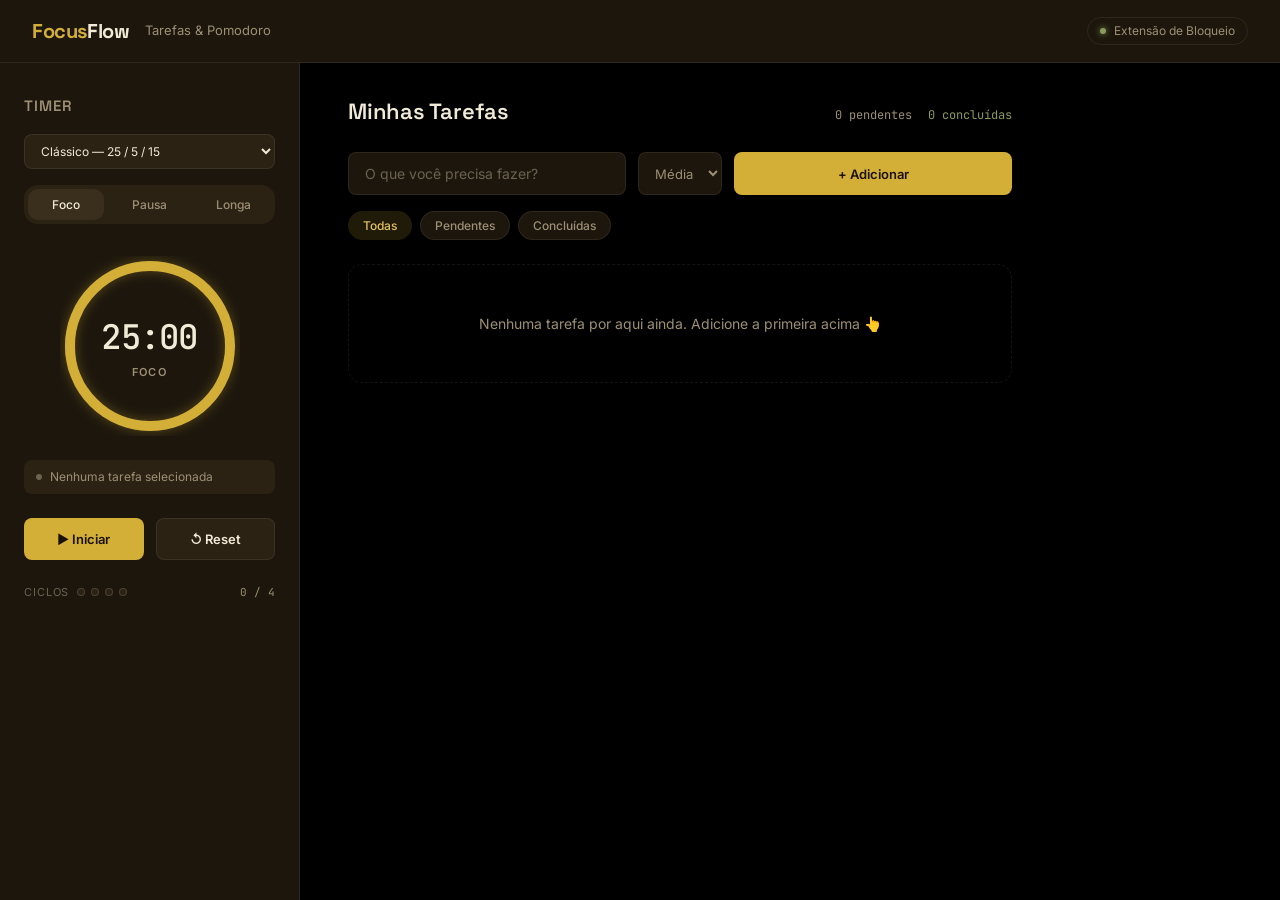
<file: index.html>
<!DOCTYPE html>
<html lang="en">
<head>
<meta charset="UTF-8">
<meta name="viewport" content="width=device-width, initial-scale=1.0">
<title>Organizador de Tarefas</title>
<link rel="preconnect" href="https://fonts.googleapis.com">
<link rel="preconnect" href="https://fonts.gstatic.com" crossorigin>
<link href="https://fonts.googleapis.com/css2?family=Space+Grotesk:wght@500;600;700&family=Inter:wght@400;500;600&family=JetBrains+Mono:wght@400;500;600&display=swap" rel="stylesheet">
<link rel="stylesheet" href="css/reset.css">
<link rel="stylesheet" href="css/variables.css">
<link rel="stylesheet" href="css/layout.css">
<link rel="stylesheet" href="css/timer.css">
<link rel="stylesheet" href="css/tasks.css">
<link rel="stylesheet" href="css/responsive.css">
</head>
<body>

<div class="app">

  <header class="topbar">
    <div class="logo"><span>Focus</span>Flow</div>
    <div class="tagline">Tarefas & Pomodoro</div>
    <div class="badge-ext" title="Cadastre sites na extensão FocusFlow para bloqueá-los automaticamente durante o modo Foco.">
      <span class="dot"></span> Extensão de Bloqueio
    </div>
  </header>

  <aside class="sidebar">

    <div class="focus-header">
      <h2>Timer</h2>
      <select id="timer-preset" class="timer-preset-select">
        <option value="classic">Clássico — 25 / 5 / 15</option>
        <option value="method5217">52/17 — foco prolongado</option>
        <option value="method9020">90/20 — foco profundo</option>
      </select>
      <div class="mode-pills">
        <button class="mode-pill active" data-mode="focus">Foco</button>
        <button class="mode-pill" data-mode="short">Pausa</button>
        <button class="mode-pill" data-mode="long">Longa</button>
      </div>
    </div>

    <div class="clock-wrap">
      <div class="clock-ring">
        <svg class="clock-svg" viewBox="0 0 180 180">
          <circle class="clock-track" cx="90" cy="90" r="80"/>
          <circle class="clock-prog" id="clock-prog" cx="90" cy="90" r="80"
            stroke-dasharray="502.65"
            stroke-dashoffset="0"/>
        </svg>
        <div class="clock-center">
          <div class="clock-time" id="clock-time">25:00</div>
          <div class="clock-label" id="clock-label">FOCO</div>
        </div>
      </div>

      <div class="active-task" id="active-task">
        <span class="active-task-dot"></span>
        <span id="active-task-name">Nenhuma tarefa selecionada</span>
      </div>

      <div class="timer-controls">
        <button class="ctrl-btn primary" id="btn-start">▶ Iniciar</button>
        <button class="ctrl-btn" id="btn-reset">↺ Reset</button>
      </div>

      <div class="cycles-row">
        <span class="section-label">Ciclos</span>
        <div class="cycles-dots" id="cycles-dots"></div>
        <span style="font-size:11px;color:var(--muted);font-family:var(--mono);" id="cycle-count">0 / 4</span>
      </div>
    </div>
  </aside>

  <main class="content">

    <section class="tasks-header">
      <h2>Minhas Tarefas</h2>
      <div class="tasks-stats">
        <span id="tasks-pending-count">0 pendentes</span>
        <span id="tasks-done-count">0 concluídas</span>
      </div>
    </section>

    <form class="task-form" id="task-form">
      <input
        type="text"
        id="task-input"
        class="task-input"
        placeholder="O que você precisa fazer?"
        autocomplete="off"
        required
      >
      <select id="task-priority" class="task-priority">
        <option value="low">Baixa</option>
        <option value="medium" selected>Média</option>
        <option value="high">Alta</option>
      </select>
      <button type="submit" class="ctrl-btn primary">+ Adicionar</button>
    </form>

    <div class="tasks-filters">
      <button class="filter-pill active" data-filter="all">Todas</button>
      <button class="filter-pill" data-filter="pending">Pendentes</button>
      <button class="filter-pill" data-filter="done">Concluídas</button>
    </div>

    <ul class="task-list" id="task-list">
      <!-- render.js insere os <li class="task-item"> aqui dinamicamente -->
    </ul>

    <p class="task-empty" id="task-empty">Nenhuma tarefa por aqui ainda. Adicione a primeira acima 👆</p>

  </main>

</div>

<script src="js/utils.js"></script>
<script src="js/storage.js"></script>
<script src="js/state.js"></script>
<script src="js/notifications.js"></script>
<script src="js/timer.js"></script>
<script src="js/tasks.js"></script>
<script src="js/render.js"></script>
<script src="js/app.js"></script>
</body>
</html>
</file>
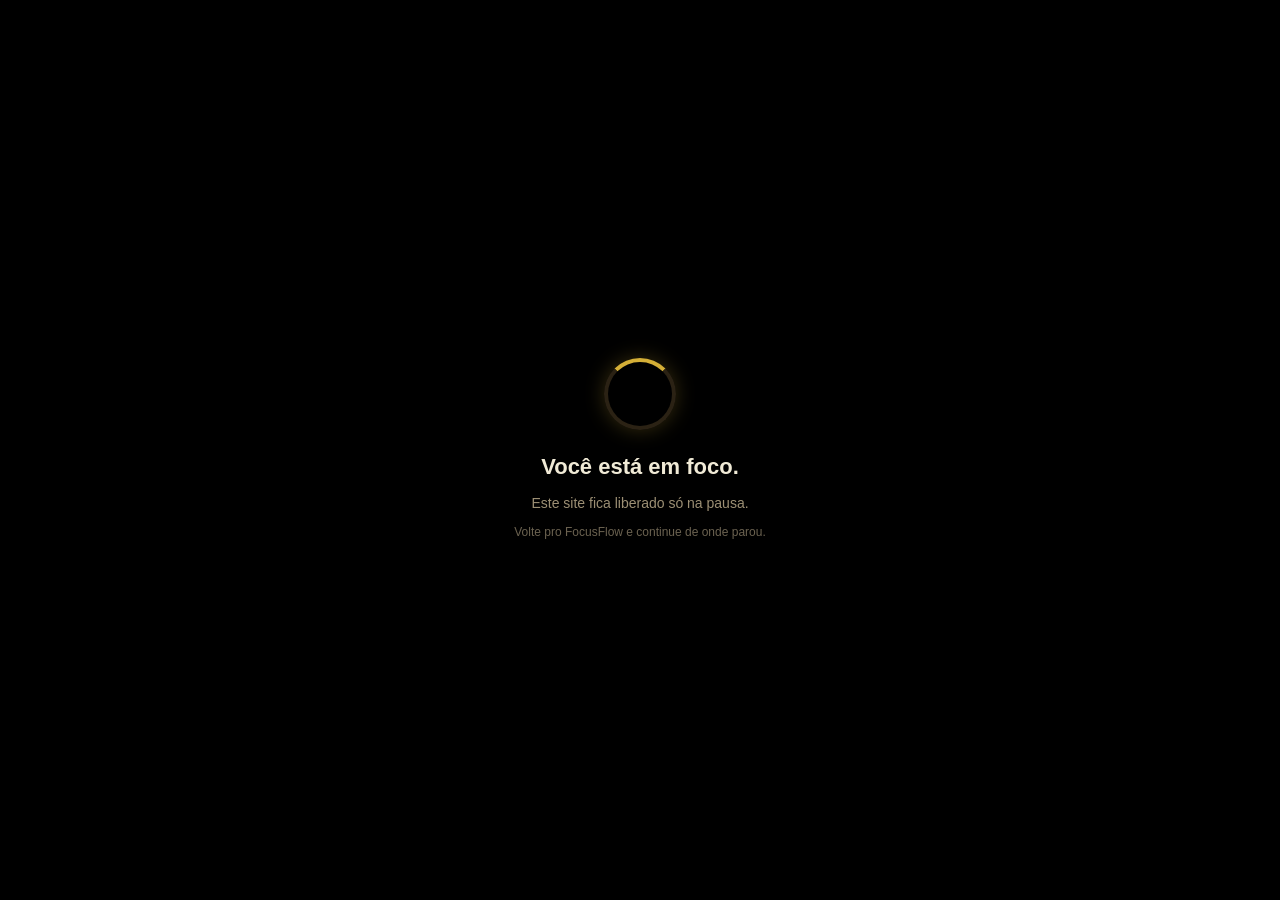
<file: extensao-bloqueio/blocked.html>
<!DOCTYPE html>
<html lang="pt-br">
<head>
<meta charset="UTF-8">
<title>Site bloqueado — FocusFlow</title>
<link rel="stylesheet" href="blocked.css">
</head>
<body>

<div class="blocked-card">
  <div class="ring"></div>
  <h1>Você está em foco.</h1>
  <p id="blocked-message">Este site fica liberado só na pausa.</p>
  <p class="hint">Volte pro FocusFlow e continue de onde parou.</p>
</div>

<script>
  const params = new URLSearchParams(window.location.search);
  const site = params.get('site');
  if (site) {
    document.getElementById('blocked-message').textContent =
      `${site} fica liberado só na pausa.`;
  }
</script>
</body>
</html>
</file>
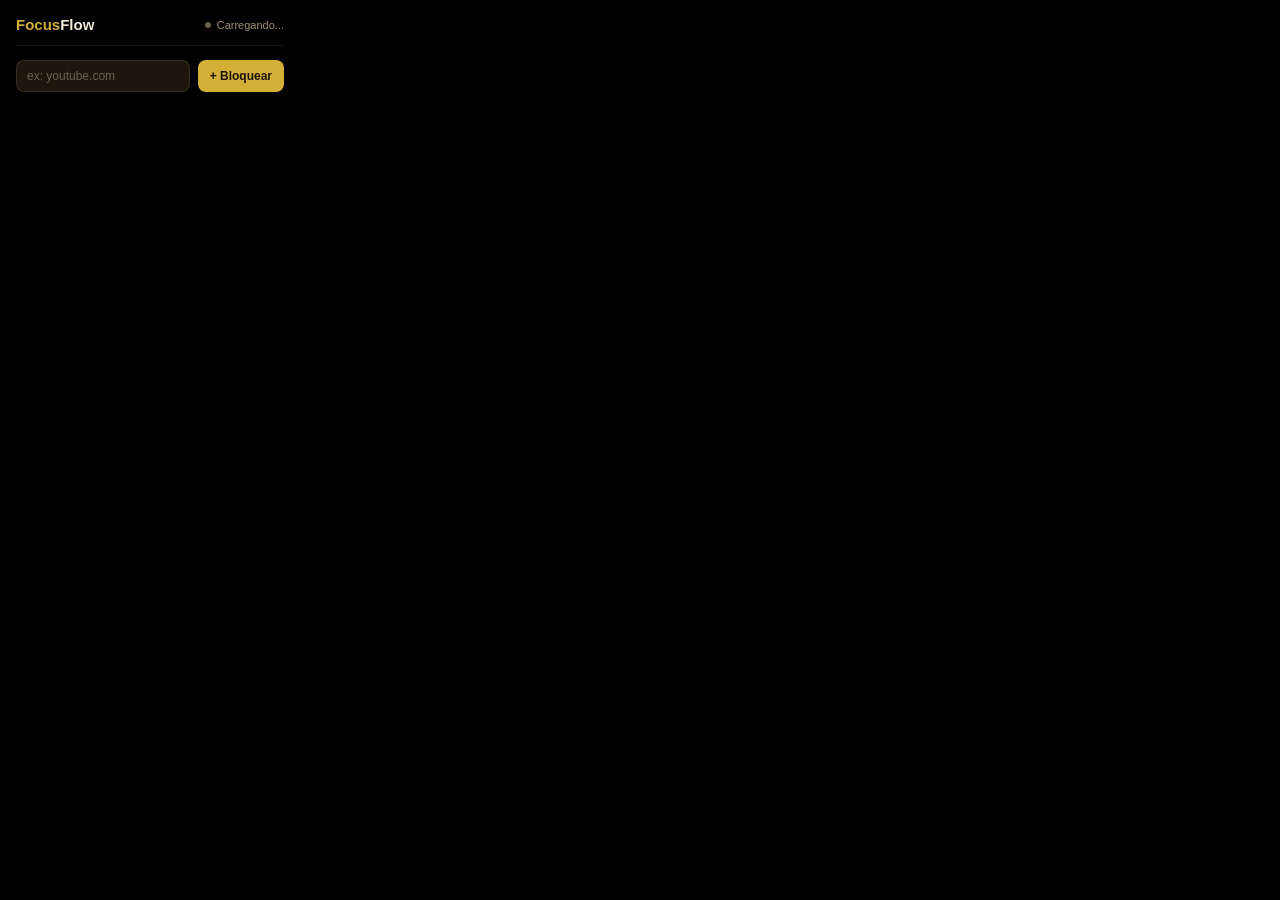
<file: extensao-bloqueio/popup.html>
<!DOCTYPE html>
<html lang="pt-br">
<head>
<meta charset="UTF-8">
<title>FocusFlow — Bloqueio</title>
<link rel="stylesheet" href="popup.css">
</head>
<body>

<div class="popup">

  <header class="popup-header">
    <span class="popup-logo"><span class="accent">Focus</span>Flow</span>
    <span class="popup-status" id="popup-status">
      <span class="status-dot" id="status-dot"></span>
      <span id="status-text">Carregando...</span>
    </span>
  </header>

  <form class="add-site-form" id="add-site-form">
    <input
      type="text"
      id="site-input"
      placeholder="ex: youtube.com"
      autocomplete="off"
    >
    <button type="submit">+ Bloquear</button>
  </form>

  <ul class="site-list" id="site-list">
    <!-- popup.js preenche aqui -->
  </ul>

  <p class="site-empty" id="site-empty">Nenhum site cadastrado ainda.</p>

</div>

<script src="popup.js"></script>
</body>
</html>
</file>
<file: css/variables.css>
:root {
  /* Cores base — preto profundo com painéis em bronze escuro */
  --bg: #000000;
  --surface: #1c160c;
  --surface-alt: #2b2214;
  --surface-hover: #3a2e1c;

  /* Texto — creme como principal, branco reservado pra ênfase rara */
  --text: #f0ead6;
  --text-strong: #ffffff;
  --muted: #9c8f74;
  --muted-soft: #6b6250;

  /* Acento — dourado, luz de abajur */
  --accent: #d4af37;
  --accent-strong: #e3c25f;
  --accent-soft: rgba(212, 175, 55, 0.15);
  --accent-glow: rgba(212, 175, 55, 0.35);

  /* Estados — derivados da mesma família (evita cores estranhas ao tema) */
  --success: #8a9a5b;
  --success-soft: rgba(138, 154, 91, 0.15);
  --danger: #b5533f;
  --danger-soft: rgba(181, 83, 63, 0.15);

  /* Prioridade (tarjas laterais) */
  --priority-low: #6b6250;
  --priority-medium: #d4af37;
  --priority-high: #b5533f;

  /* Bordas */
  --border: rgba(240, 234, 214, 0.08);
  --border-strong: rgba(240, 234, 214, 0.16);

  /* Tipografia */
  --font-display: "Space Grotesk", "Segoe UI", sans-serif;
  --font-body: "Inter", "Segoe UI", sans-serif;
  --mono: "JetBrains Mono", "Courier New", monospace;

  /* Espaçamento */
  --space-1: 4px;
  --space-2: 8px;
  --space-3: 12px;
  --space-4: 16px;
  --space-5: 24px;
  --space-6: 32px;
  --space-7: 48px;

  /* Raio e sombra */
  --radius-sm: 8px;
  --radius-md: 14px;
  --radius-lg: 20px;
  --shadow-panel: 0 20px 50px rgba(0, 0, 0, 0.35);

  /* Timing */
  --ease: cubic-bezier(0.4, 0, 0.2, 1);
}
</file>
<file: css/layout.css>
.app {
  min-height: 100vh;
  display: grid;
  grid-template-columns: 300px 1fr;
  grid-template-rows: auto 1fr;
  grid-template-areas:
    "topbar topbar"
    "sidebar content";
}

/* ---------- Topbar ---------- */

.topbar {
  grid-area: topbar;
  display: flex;
  align-items: center;
  gap: var(--space-4);
  padding: var(--space-4) var(--space-6);
  border-bottom: 1px solid var(--border);
  background: var(--surface);
}

.logo {
  font-family: var(--font-display);
  font-weight: 700;
  font-size: 20px;
  letter-spacing: -0.02em;
}

.logo span {
  color: var(--accent);
}

.tagline {
  color: var(--muted);
  font-size: 13px;
  flex: 1;
}

.badge-ext {
  display: flex;
  align-items: center;
  gap: var(--space-2);
  font-size: 12px;
  color: var(--muted);
  padding: var(--space-1) var(--space-3);
  border: 1px solid var(--border);
  border-radius: 999px;
  cursor: pointer;
  transition: border-color 0.2s var(--ease), color 0.2s var(--ease);
}

.badge-ext:hover {
  border-color: var(--border-strong);
  color: var(--text);
}

.badge-ext .dot {
  width: 6px;
  height: 6px;
  border-radius: 50%;
  background: var(--success);
  box-shadow: 0 0 6px var(--success);
}

/* ---------- Sidebar ---------- */

.sidebar {
  grid-area: sidebar;
  padding: var(--space-6) var(--space-5);
  background: var(--surface);
  border-right: 1px solid var(--border);
}

/* ---------- Content ---------- */

.content {
  grid-area: content;
  padding: var(--space-6) var(--space-7);
  max-width: 760px;
}

.section-label {
  font-size: 11px;
  text-transform: uppercase;
  letter-spacing: 0.08em;
  color: var(--muted-soft);
}
</file>
<file: css/timer.css>
.focus-header {
  display: flex;
  flex-direction: column;
  gap: var(--space-4);
  margin-bottom: var(--space-6);
}

.focus-header h2 {
  font-family: var(--font-display);
  font-size: 15px;
  font-weight: 600;
  color: var(--muted);
  text-transform: uppercase;
  letter-spacing: 0.06em;
}

.timer-preset-select {
  padding: var(--space-2) var(--space-3);
  background: var(--surface-alt);
  border: 1px solid var(--border);
  border-radius: var(--radius-sm);
  color: var(--text);
  font-size: 12px;
}

.mode-pills {
  display: flex;
  gap: var(--space-2);
  background: var(--surface-alt);
  padding: 4px;
  border-radius: var(--radius-md);
}

.mode-pill {
  flex: 1;
  padding: var(--space-2) 0;
  font-size: 12px;
  font-weight: 500;
  color: var(--muted);
  border-radius: calc(var(--radius-md) - 4px);
  transition: background 0.2s var(--ease), color 0.2s var(--ease);
}

.mode-pill.active {
  background: var(--surface-hover);
  color: var(--text);
}

.mode-pill:hover:not(.active) {
  color: var(--text);
}

/* ---------- Relógio / halo ---------- */

.clock-wrap {
  display: flex;
  flex-direction: column;
  align-items: center;
  gap: var(--space-5);
}

.clock-ring {
  position: relative;
  width: 180px;
  height: 180px;
}

.clock-svg {
  width: 180px;
  height: 180px;
  transform: rotate(-90deg);
}

.clock-track {
  fill: none;
  stroke: var(--surface-alt);
  stroke-width: 10;
}

.clock-prog {
  fill: none;
  stroke: var(--accent);
  stroke-width: 10;
  stroke-linecap: round;
  transition: stroke-dashoffset 0.3s var(--ease);
  filter: drop-shadow(0 0 6px var(--accent-glow));
}

/* Halo: ativado pela classe .is-running no JS durante o modo foco */
.clock-ring.is-running .clock-prog {
  filter: drop-shadow(0 0 14px var(--accent-glow));
  animation: halo-breathe 3.6s ease-in-out infinite;
}

@keyframes halo-breathe {
  0%, 100% { filter: drop-shadow(0 0 10px var(--accent-glow)); }
  50% { filter: drop-shadow(0 0 18px var(--accent-glow)); }
}

.clock-center {
  position: absolute;
  top: 50%;
  left: 50%;
  transform: translate(-50%, -50%);
  display: flex;
  flex-direction: column;
  align-items: center;
  gap: 2px;
}

.clock-time {
  font-family: var(--mono);
  font-size: 34px;
  font-weight: 500;
  letter-spacing: -0.02em;
}

.clock-label {
  font-size: 11px;
  font-weight: 600;
  letter-spacing: 0.12em;
  color: var(--muted);
}

/* ---------- Tarefa em foco ---------- */

.active-task {
  display: flex;
  align-items: center;
  gap: var(--space-2);
  width: 100%;
  padding: var(--space-2) var(--space-3);
  background: var(--surface-alt);
  border-radius: var(--radius-sm);
  font-size: 12px;
  color: var(--muted);
}

.active-task-dot {
  width: 6px;
  height: 6px;
  border-radius: 50%;
  background: var(--muted-soft);
  flex-shrink: 0;
}

.active-task.has-task {
  color: var(--text);
}

.active-task.has-task .active-task-dot {
  background: var(--accent);
  box-shadow: 0 0 6px var(--accent-glow);
}

/* ---------- Controles ---------- */

.timer-controls {
  display: flex;
  gap: var(--space-3);
  width: 100%;
}

.ctrl-btn {
  flex: 1;
  padding: var(--space-3) var(--space-4);
  border-radius: var(--radius-sm);
  font-size: 13px;
  font-weight: 600;
  background: var(--surface-alt);
  color: var(--text);
  border: 1px solid var(--border);
  transition: background 0.2s var(--ease), border-color 0.2s var(--ease), transform 0.15s var(--ease);
}

.ctrl-btn:hover {
  background: var(--surface-hover);
  border-color: var(--border-strong);
}

.ctrl-btn:active {
  transform: scale(0.97);
}

.ctrl-btn.primary {
  background: var(--accent);
  color: #1a1206;
  border-color: transparent;
}

.ctrl-btn.primary:hover {
  background: var(--accent-strong);
}

/* ---------- Ciclos ---------- */

.cycles-row {
  display: flex;
  align-items: center;
  gap: var(--space-2);
  width: 100%;
}

.cycles-dots {
  display: flex;
  gap: 6px;
  flex: 1;
}

.cycles-dots .dot {
  width: 8px;
  height: 8px;
  border-radius: 50%;
  background: var(--surface-alt);
  border: 1px solid var(--border-strong);
}

.cycles-dots .dot.filled {
  background: var(--accent);
  border-color: transparent;
}
</file>
<file: css/tasks.css>
.tasks-header {
  display: flex;
  align-items: baseline;
  justify-content: space-between;
  margin-bottom: var(--space-5);
}

.tasks-header h2 {
  font-family: var(--font-display);
  font-size: 22px;
  font-weight: 600;
  letter-spacing: -0.01em;
}

.tasks-stats {
  display: flex;
  gap: var(--space-4);
  font-size: 12px;
  color: var(--muted);
  font-family: var(--mono);
}

#tasks-done-count {
  color: var(--success);
}

/* ---------- Formulário ---------- */

.task-form {
  display: flex;
  gap: var(--space-3);
  margin-bottom: var(--space-4);
}

.task-input {
  flex: 1;
  padding: var(--space-3) var(--space-4);
  background: var(--surface);
  border: 1px solid var(--border);
  border-radius: var(--radius-sm);
  color: var(--text);
  font-size: 14px;
  transition: border-color 0.2s var(--ease);
}

.task-input::placeholder {
  color: var(--muted-soft);
}

.task-input:focus-visible {
  border-color: var(--accent);
}

.task-priority {
  padding: 0 var(--space-3);
  background: var(--surface);
  border: 1px solid var(--border);
  border-radius: var(--radius-sm);
  font-size: 13px;
  color: var(--muted);
}

/* ---------- Filtros ---------- */

.tasks-filters {
  display: flex;
  gap: var(--space-2);
  margin-bottom: var(--space-5);
}

.filter-pill {
  padding: 6px 14px;
  font-size: 12px;
  font-weight: 500;
  color: var(--muted);
  background: var(--surface);
  border: 1px solid var(--border);
  border-radius: 999px;
  transition: background 0.2s var(--ease), color 0.2s var(--ease), border-color 0.2s var(--ease);
}

.filter-pill:hover {
  color: var(--text);
  border-color: var(--border-strong);
}

.filter-pill.active {
  background: var(--accent-soft);
  color: var(--accent-strong);
  border-color: transparent;
}

/* ---------- Lista de tarefas ---------- */

.task-list {
  display: flex;
  flex-direction: column;
  gap: var(--space-3);
}

.task-item {
  position: relative;
  display: flex;
  align-items: center;
  gap: var(--space-3);
  padding: var(--space-4) var(--space-4) var(--space-4) var(--space-5);
  background: var(--surface);
  border: 1px solid var(--border);
  border-radius: var(--radius-sm);
  overflow: hidden;
  transition: border-color 0.2s var(--ease), transform 0.15s var(--ease);
}

.task-item:hover {
  border-color: var(--border-strong);
}

.task-item.active {
  border-color: var(--accent);
  box-shadow: 0 0 0 1px var(--accent-soft);
}

.task-focus {
  color: var(--muted-soft);
  font-size: 14px;
  padding: var(--space-1) var(--space-2);
  border-radius: var(--radius-sm);
  transition: color 0.2s var(--ease);
}

.task-focus:hover {
  color: var(--accent);
}

.task-item.active .task-focus {
  color: var(--accent);
}

/* Tarja lateral de prioridade — a "aba de ficha" */
.task-item::before {
  content: "";
  position: absolute;
  left: 0;
  top: 0;
  bottom: 0;
  width: 4px;
  background: var(--priority-medium);
}

.task-item[data-priority="low"]::before {
  background: var(--priority-low);
}

.task-item[data-priority="high"]::before {
  background: var(--priority-high);
}

.task-checkbox {
  width: 20px;
  height: 20px;
  border-radius: 50%;
  border: 2px solid var(--border-strong);
  flex-shrink: 0;
  transition: background 0.2s var(--ease), border-color 0.2s var(--ease);
}

.task-checkbox:hover {
  border-color: var(--accent);
}

.task-item.done .task-checkbox {
  background: var(--success);
  border-color: var(--success);
}

.task-title {
  flex: 1;
  font-size: 14px;
}

.task-item.done .task-title {
  color: var(--muted);
  text-decoration: line-through;
  text-decoration-color: var(--muted-soft);
}

.task-delete {
  color: var(--muted-soft);
  font-size: 13px;
  padding: var(--space-1) var(--space-2);
  border-radius: var(--radius-sm);
  transition: color 0.2s var(--ease), background 0.2s var(--ease);
}

.task-delete:hover {
  color: var(--danger);
  background: var(--danger-soft);
}

/* ---------- Estado vazio ---------- */

.task-empty {
  display: none;
  text-align: center;
  padding: var(--space-7) var(--space-4);
  color: var(--muted);
  font-size: 14px;
  border: 1px dashed var(--border);
  border-radius: var(--radius-md);
}

.task-empty.visible {
  display: block;
}
</file>
<file: css/responsive.css>
@media (max-width: 860px) {
  .app {
    grid-template-columns: 1fr;
    grid-template-areas:
      "topbar"
      "sidebar"
      "content";
  }

  .sidebar {
    border-right: none;
    border-bottom: 1px solid var(--border);
  }

  .content {
    max-width: none;
    padding: var(--space-5);
  }
}

@media (max-width: 520px) {
  .topbar {
    padding: var(--space-3) var(--space-4);
    flex-wrap: wrap;
  }

  .tagline {
    order: 3;
    flex-basis: 100%;
  }

  .task-form {
    flex-direction: column;
  }

  .tasks-header {
    flex-direction: column;
    align-items: flex-start;
    gap: var(--space-2);
  }
}
</file>
<file: extensao-bloqueio/blocked.css>
* {
  box-sizing: border-box;
  margin: 0;
  padding: 0;
}

body {
  min-height: 100vh;
  display: flex;
  align-items: center;
  justify-content: center;
  background: #000000;
  color: #f0ead6;
  font-family: "Inter", "Segoe UI", sans-serif;
}

.blocked-card {
  text-align: center;
  max-width: 360px;
  padding: 40px;
}

.ring {
  width: 72px;
  height: 72px;
  margin: 0 auto 24px;
  border-radius: 50%;
  border: 4px solid #2b2214;
  border-top-color: #d4af37;
  box-shadow: 0 0 20px rgba(212, 175, 55, 0.25);
}

h1 {
  font-family: "Space Grotesk", sans-serif;
  font-size: 22px;
  margin-bottom: 12px;
}

p {
  color: #9c8f74;
  font-size: 14px;
  line-height: 1.6;
}

.hint {
  margin-top: 8px;
  color: #6b6250;
  font-size: 12px;
}
</file>
<file: extensao-bloqueio/popup.css>
* {
  box-sizing: border-box;
  margin: 0;
  padding: 0;
}

body {
  width: 300px;
  background: #000000;
  color: #f0ead6;
  font-family: "Inter", "Segoe UI", sans-serif;
  font-size: 13px;
}

.popup {
  padding: 16px;
  display: flex;
  flex-direction: column;
  gap: 14px;
}

.popup-header {
  display: flex;
  align-items: center;
  justify-content: space-between;
  padding-bottom: 12px;
  border-bottom: 1px solid rgba(240, 234, 214, 0.1);
}

.popup-logo {
  font-family: "Space Grotesk", sans-serif;
  font-weight: 700;
  font-size: 15px;
}

.popup-logo .accent {
  color: #d4af37;
}

.popup-status {
  display: flex;
  align-items: center;
  gap: 6px;
  font-size: 11px;
  color: #9c8f74;
}

.status-dot {
  width: 6px;
  height: 6px;
  border-radius: 50%;
  background: #6b6250;
}

.status-dot.blocking {
  background: #d4af37;
  box-shadow: 0 0 6px rgba(212, 175, 55, 0.5);
}

.add-site-form {
  display: flex;
  gap: 8px;
}

.add-site-form input {
  flex: 1;
  padding: 8px 10px;
  background: #1c160c;
  border: 1px solid rgba(240, 234, 214, 0.1);
  border-radius: 8px;
  color: #f0ead6;
  font-size: 12px;
}

.add-site-form input::placeholder {
  color: #6b6250;
}

.add-site-form button {
  padding: 0 12px;
  background: #d4af37;
  color: #1a1206;
  border: none;
  border-radius: 8px;
  font-size: 12px;
  font-weight: 600;
  cursor: pointer;
}

.add-site-form button:hover {
  background: #e3c25f;
}

.site-list {
  list-style: none;
  display: flex;
  flex-direction: column;
  gap: 6px;
  max-height: 200px;
  overflow-y: auto;
}

.site-item {
  display: flex;
  align-items: center;
  justify-content: space-between;
  padding: 8px 10px;
  background: #1c160c;
  border-radius: 8px;
  font-size: 12px;
}

.site-item button {
  background: none;
  border: none;
  color: #6b6250;
  cursor: pointer;
  font-size: 12px;
}

.site-item button:hover {
  color: #b5533f;
}

.site-empty {
  display: none;
  text-align: center;
  color: #6b6250;
  padding: 12px 0;
}

.site-empty.visible {
  display: block;
}
</file>
